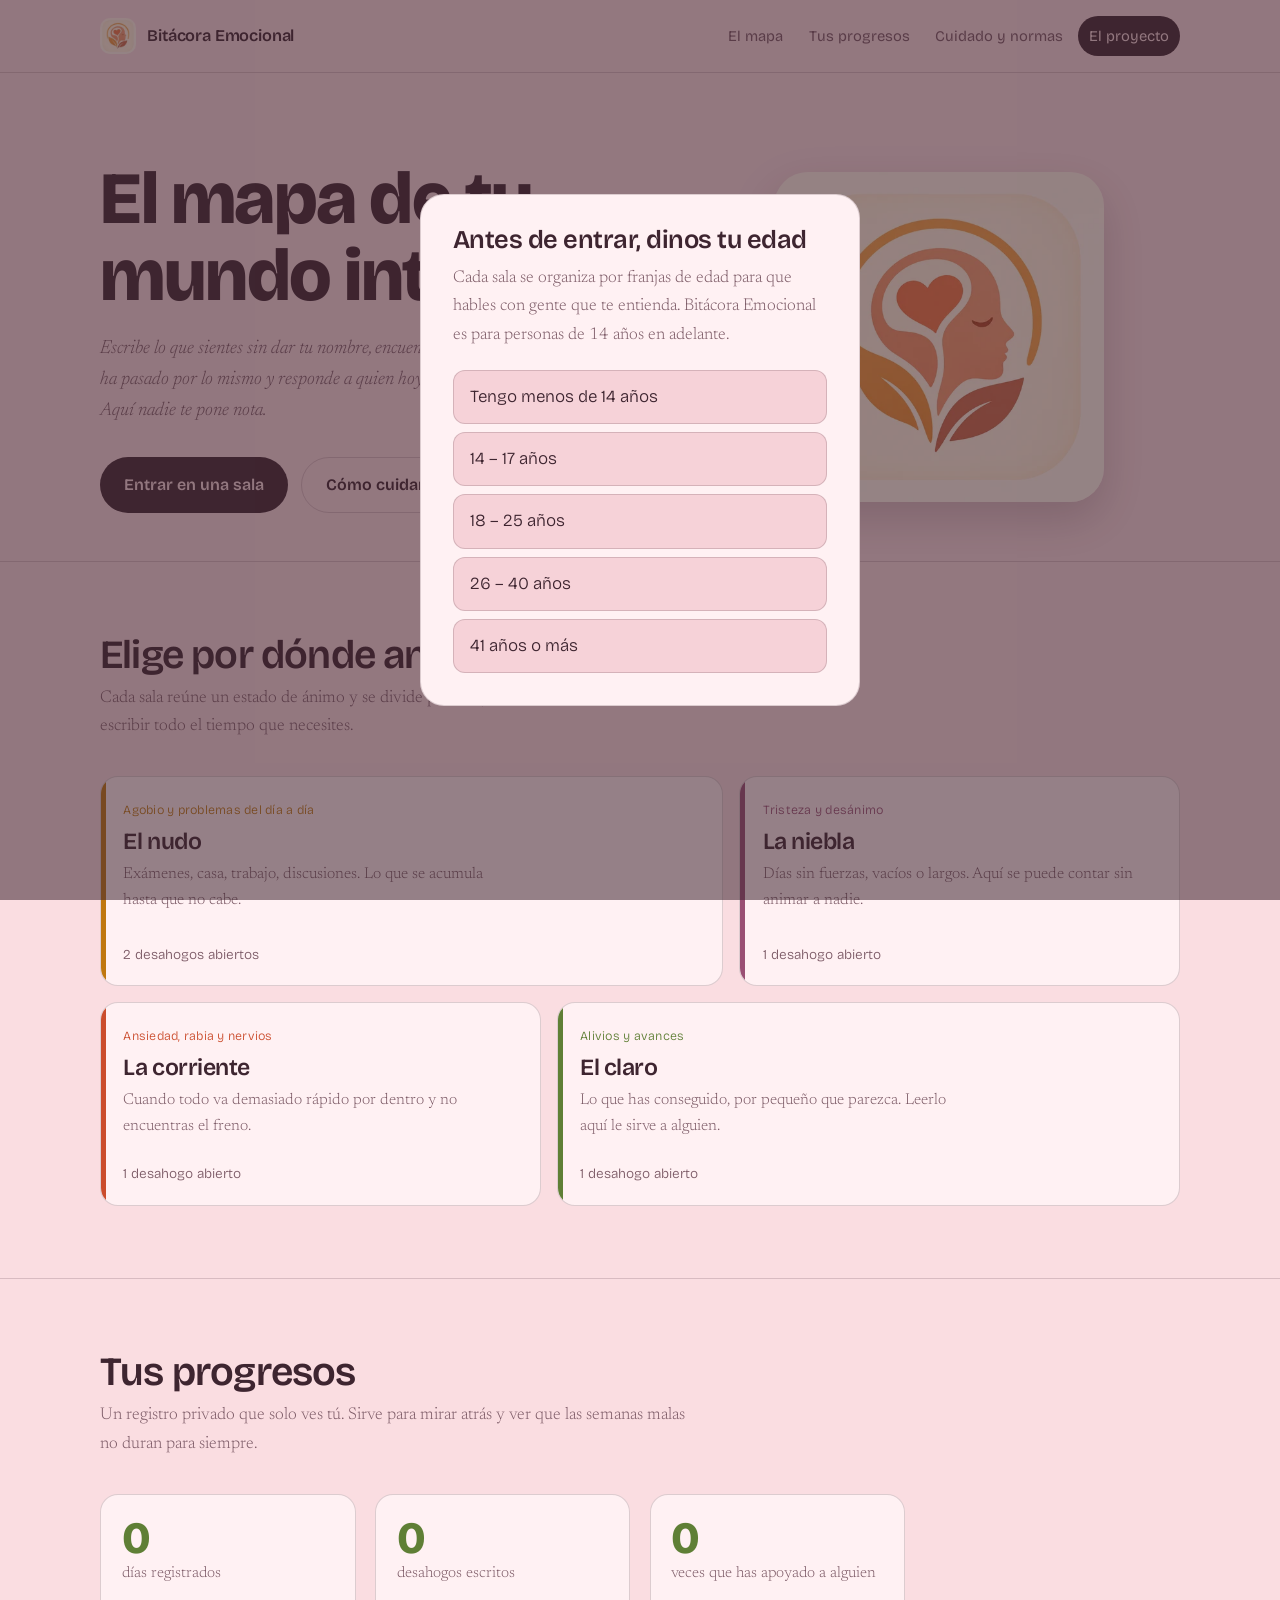
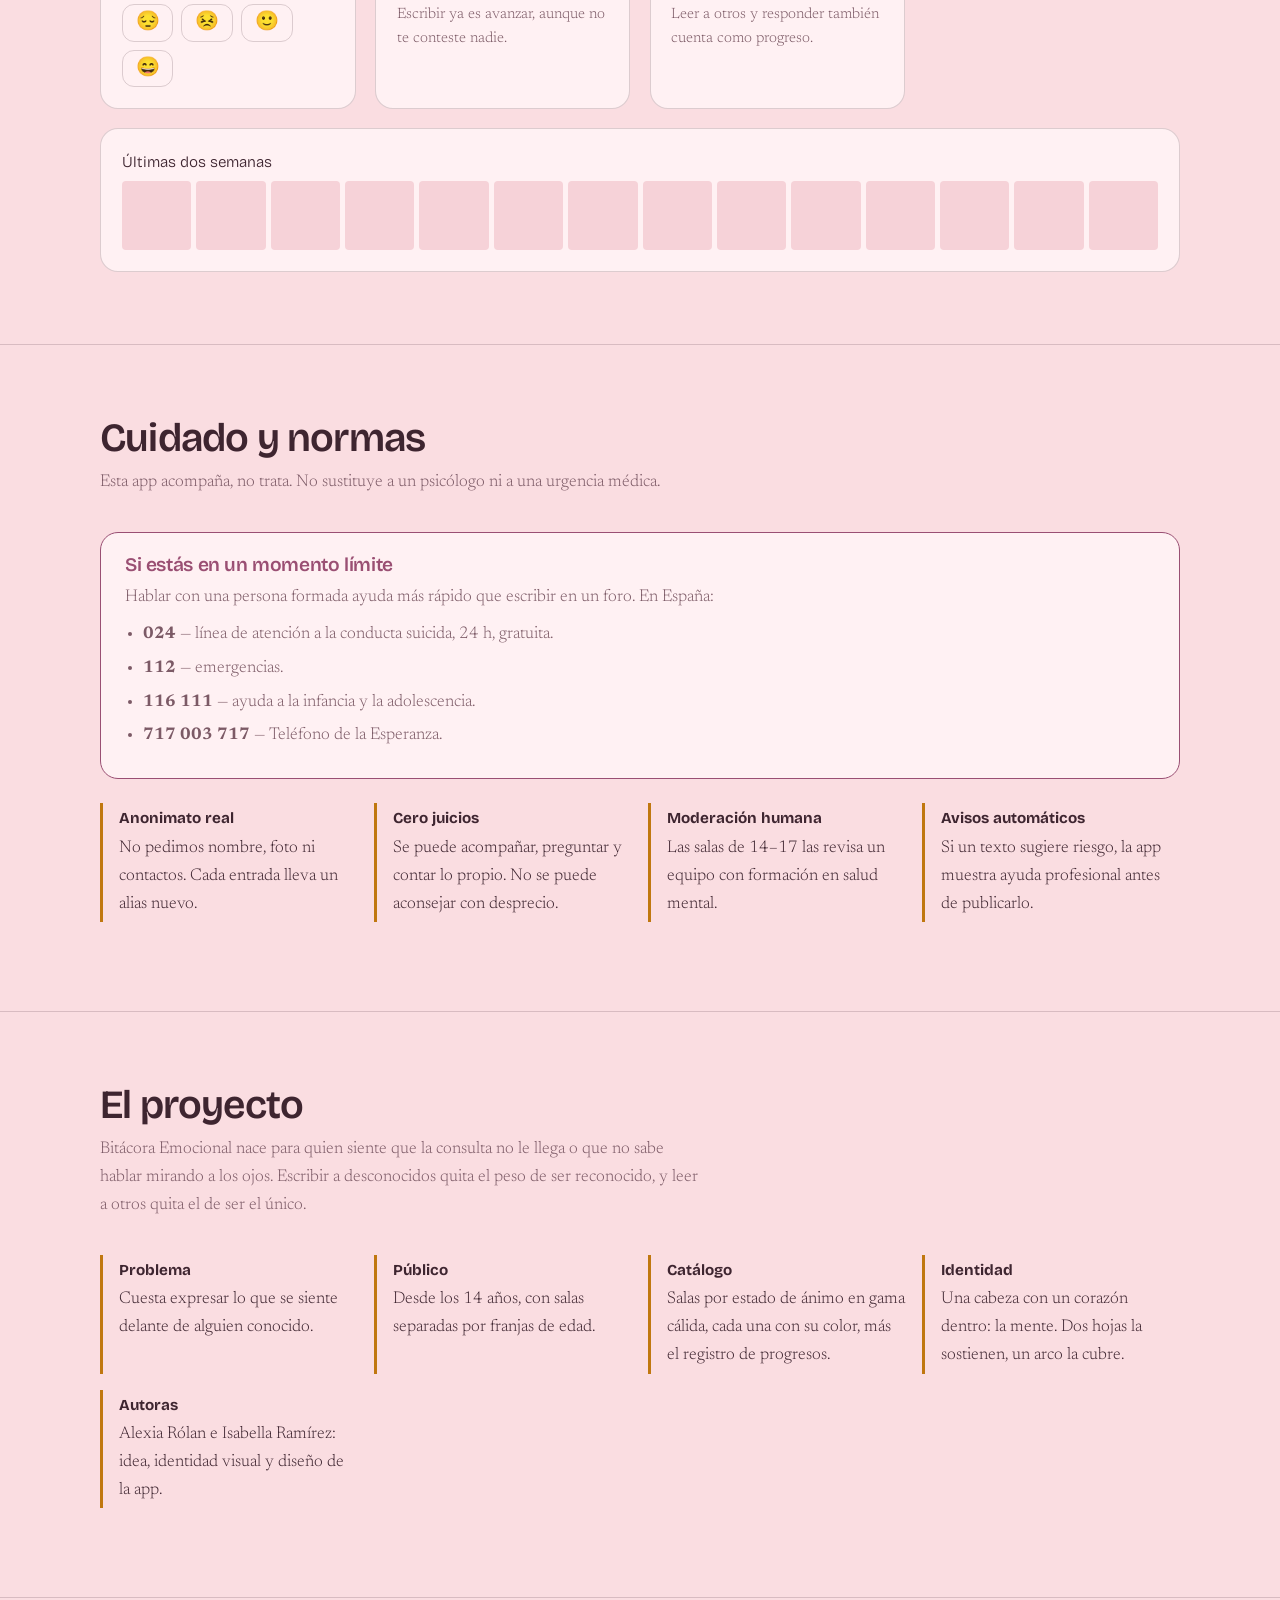
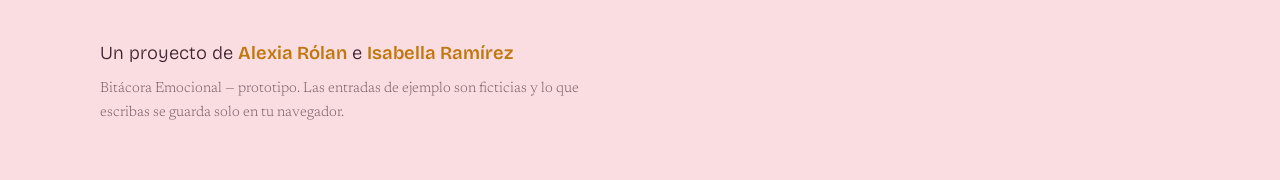
<file: index.html>
<!DOCTYPE html>
<html lang="es">
<head>
<meta charset="UTF-8">
<meta name="viewport" content="width=device-width, initial-scale=1, viewport-fit=cover">
<title>Bitácora Emocional — El mapa de tu mundo interior</title>
<link rel="preconnect" href="https://fonts.googleapis.com">
<link rel="preconnect" href="https://fonts.gstatic.com" crossorigin>
<link href="https://fonts.googleapis.com/css2?family=Bricolage+Grotesque:opsz,wght@12..96,400;12..96,600;12..96,800&family=Newsreader:ital,opsz,wght@0,6..72,300;0,6..72,400;0,6..72,500;1,6..72,300&display=swap" rel="stylesheet">
<link rel="stylesheet" href="estilos.css">
</head>
<body>

<!-- ====== PUERTA DE EDAD ====== -->
<div class="puerta" id="puerta" role="dialog" aria-modal="true" aria-labelledby="puerta-titulo">
  <div class="puerta-caja">
    <h2 id="puerta-titulo">Antes de entrar, dinos tu edad</h2>
    <p>Cada sala se organiza por franjas de edad para que hables con gente que te entienda. Bitácora Emocional es para personas de 14 años en adelante.</p>
    <div class="opciones-edad">
      <button data-edad="menor">Tengo menos de 14 años</button>
      <button data-edad="14-17">14 – 17 años</button>
      <button data-edad="18-25">18 – 25 años</button>
      <button data-edad="26-40">26 – 40 años</button>
      <button data-edad="41+">41 años o más</button>
    </div>
    <p class="aviso-menor" id="aviso-menor">Aún no puedes usar la app. Si lo estás pasando mal, habla con alguien de confianza o llama al 116 111, la línea de ayuda a la infancia y la adolescencia (gratuita y anónima).</p>
  </div>
</div>

<!-- ====== BARRA ====== -->
<header class="barra">
  <div class="envoltura barra-int">
    <div class="marca">
      <img class="marca-logo" src="img/logo-72.webp" alt="">
      Bitácora Emocional
    </div>
    <nav class="menu" aria-label="Secciones">
      <button data-ir="mapa" aria-current="true">El mapa</button>
      <button data-ir="progresos">Tus progresos</button>
      <button data-ir="cuidado">Cuidado y normas</button>
      <button data-ir="proyecto">El proyecto</button>
    </nav>
  </div>
</header>

<main>
<!-- ====== PORTADA ====== -->
<div class="portada">
  <div class="envoltura portada-rejilla">
    <div>
      <h1>El mapa de tu mundo interior</h1>
      <p class="lema">Escribe lo que sientes sin dar tu nombre, encuentra a gente que ha pasado por lo mismo y responde a quien hoy no puede solo. Aquí nadie te pone nota.</p>
      <div class="acciones">
        <button class="boton" data-ir="mapa">Entrar en una sala</button>
        <button class="boton hueco" data-ir="cuidado">Cómo cuidamos este sitio</button>
      </div>
    </div>
    <div class="emblema">
      <img class="emblema-logo" src="img/logo-512.webp" alt="Logo de Bitácora Emocional: una cabeza de perfil con un corazón dentro, sostenida por dos hojas y coronada por un arco">
    </div>
  </div>
</div>

<!-- ====== EL MAPA ====== -->
<section class="bloque" id="mapa">
  <div class="envoltura">
    <div id="vista-mapa">
      <h2 class="titulo-bloque">Elige por dónde andas hoy</h2>
      <p class="entrada-bloque">Cada sala reúne un estado de ánimo y se divide por franjas de edad. Puedes leer sin escribir todo el tiempo que necesites.</p>
      <div class="mapa" id="rejilla-mapa"></div>
    </div>

    <!-- salas generadas por JS -->
    <div id="salas"></div>
  </div>
</section>

<!-- ====== PROGRESOS ====== -->
<section class="bloque" id="progresos">
  <div class="envoltura">
    <h2 class="titulo-bloque">Tus progresos</h2>
    <p class="entrada-bloque">Un registro privado que solo ves tú. Sirve para mirar atrás y ver que las semanas malas no duran para siempre.</p>
    <div class="panel-progreso">
      <div class="tarjeta-progreso">
        <span class="cifra" id="cifra-dias">0</span>
        <span>días registrados</span>
        <div class="registro-animo" id="registro-animo" role="group" aria-label="Registrar cómo estás hoy">
          <button data-animo="1" title="Muy bajo" aria-label="Muy bajo">😔</button>
          <button data-animo="2" title="Revuelto" aria-label="Revuelto">😣</button>
          <button data-animo="3" title="Normal" aria-label="Normal">🙂</button>
          <button data-animo="4" title="Bien" aria-label="Bien">😄</button>
        </div>
      </div>
      <div class="tarjeta-progreso">
        <span class="cifra" id="cifra-entradas">0</span>
        <span>desahogos escritos</span>
        <p style="margin:.9rem 0 0;color:var(--papel-suave);font-size:.93rem">Escribir ya es avanzar, aunque no te conteste nadie.</p>
      </div>
      <div class="tarjeta-progreso">
        <span class="cifra" id="cifra-apoyos">0</span>
        <span>veces que has apoyado a alguien</span>
        <p style="margin:.9rem 0 0;color:var(--papel-suave);font-size:.93rem">Leer a otros y responder también cuenta como progreso.</p>
      </div>
      <div class="tarjeta-progreso" style="grid-column:1/-1">
        <p style="margin:0 0 .3rem;font-family:'Bricolage Grotesque',sans-serif;font-size:.95rem">Últimas dos semanas</p>
        <div class="rejilla-dias" id="rejilla-dias" aria-hidden="true"></div>
      </div>
    </div>
  </div>
</section>

<!-- ====== CUIDADO ====== -->
<section class="bloque" id="cuidado">
  <div class="envoltura">
    <h2 class="titulo-bloque">Cuidado y normas</h2>
    <p class="entrada-bloque">Esta app acompaña, no trata. No sustituye a un psicólogo ni a una urgencia médica.</p>
    <div class="cuidado">
      <h3>Si estás en un momento límite</h3>
      <p style="margin:0;color:var(--papel-suave)">Hablar con una persona formada ayuda más rápido que escribir en un foro. En España:</p>
      <ul>
        <li><b>024</b> — línea de atención a la conducta suicida, 24 h, gratuita.</li>
        <li><b>112</b> — emergencias.</li>
        <li><b>116 111</b> — ayuda a la infancia y la adolescencia.</li>
        <li><b>717 003 717</b> — Teléfono de la Esperanza.</li>
      </ul>
    </div>
    <ul class="normas">
      <li><b>Anonimato real</b>No pedimos nombre, foto ni contactos. Cada entrada lleva un alias nuevo.</li>
      <li><b>Cero juicios</b>Se puede acompañar, preguntar y contar lo propio. No se puede aconsejar con desprecio.</li>
      <li><b>Moderación humana</b>Las salas de 14–17 las revisa un equipo con formación en salud mental.</li>
      <li><b>Avisos automáticos</b>Si un texto sugiere riesgo, la app muestra ayuda profesional antes de publicarlo.</li>
    </ul>
  </div>
</section>

<!-- ====== PROYECTO ====== -->
<section class="bloque" id="proyecto">
  <div class="envoltura">
    <h2 class="titulo-bloque">El proyecto</h2>
    <p class="entrada-bloque">Bitácora Emocional nace para quien siente que la consulta no le llega o que no sabe hablar mirando a los ojos. Escribir a desconocidos quita el peso de ser reconocido, y leer a otros quita el de ser el único.</p>
    <ul class="normas">
      <li><b>Problema</b>Cuesta expresar lo que se siente delante de alguien conocido.</li>
      <li><b>Público</b>Desde los 14 años, con salas separadas por franjas de edad.</li>
      <li><b>Catálogo</b>Salas por estado de ánimo en gama cálida, cada una con su color, más el registro de progresos.</li>
      <li><b>Identidad</b>Una cabeza con un corazón dentro: la mente. Dos hojas la sostienen, un arco la cubre.</li>
      <li><b>Autoras</b>Alexia Rólan e Isabella Ramírez: idea, identidad visual y diseño de la app.</li>
    </ul>
  </div>
</section>
</main>

<footer>
  <div class="envoltura pie-int">
    <p class="creditos">Un proyecto de <b>Alexia Rólan</b> e <b>Isabella Ramírez</b></p>
    <p class="nota-pie">Bitácora Emocional — prototipo. Las entradas de ejemplo son ficticias y lo que escribas se guarda solo en tu navegador.</p>
  </div>
</footer>

<script src="app.js" defer></script>
</body>
</html>
</file>
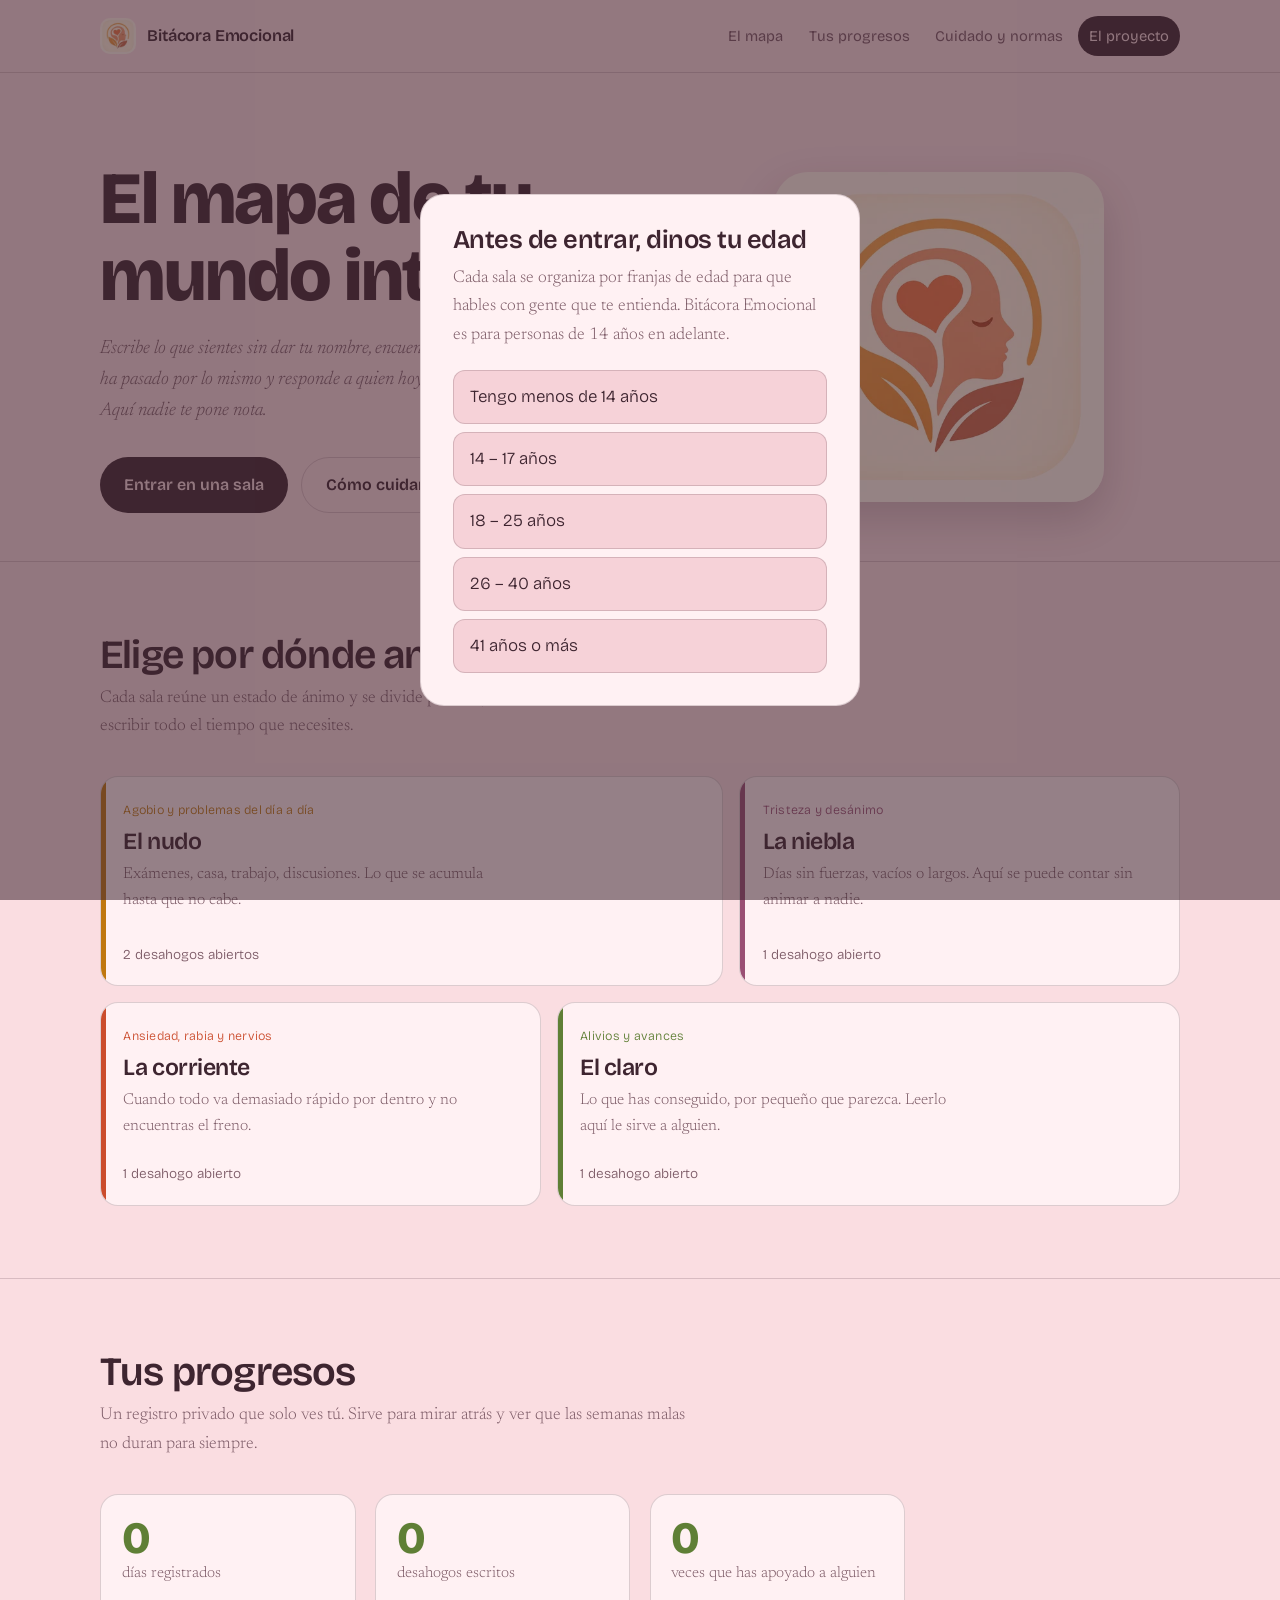
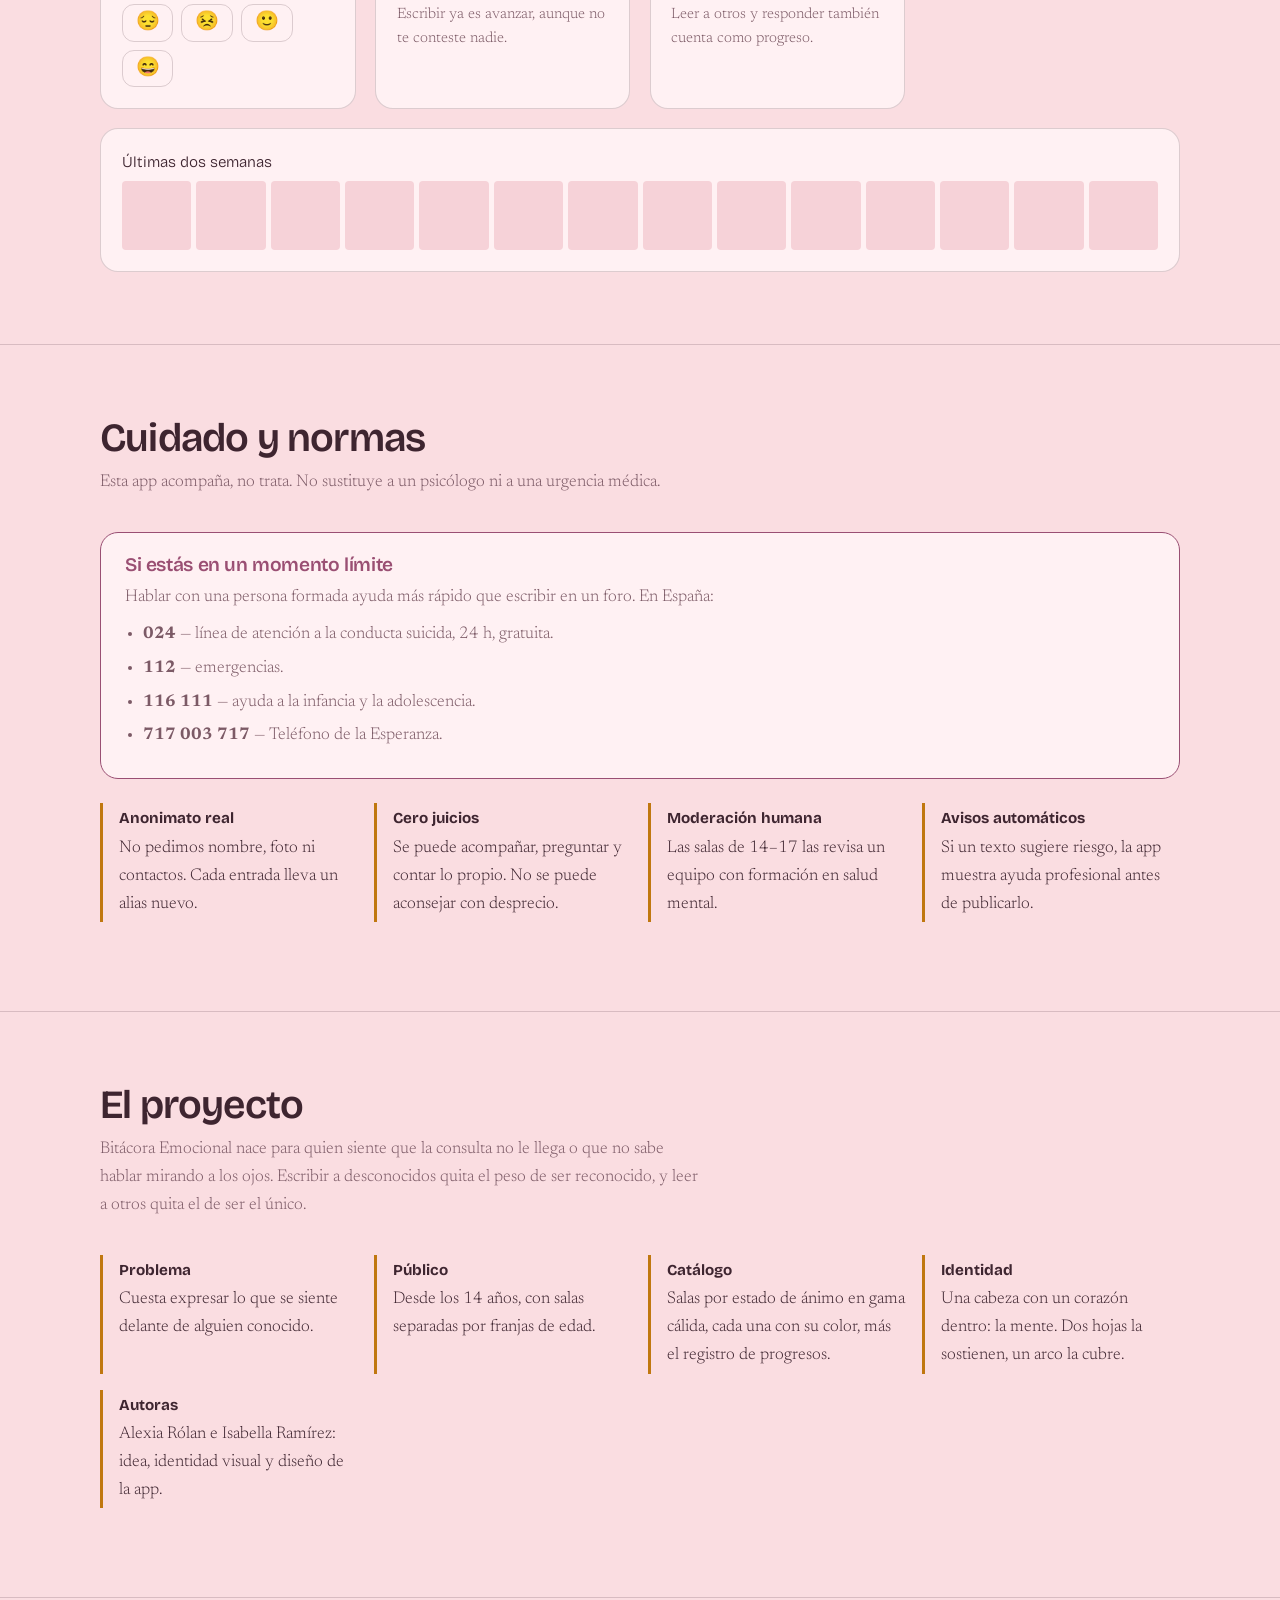
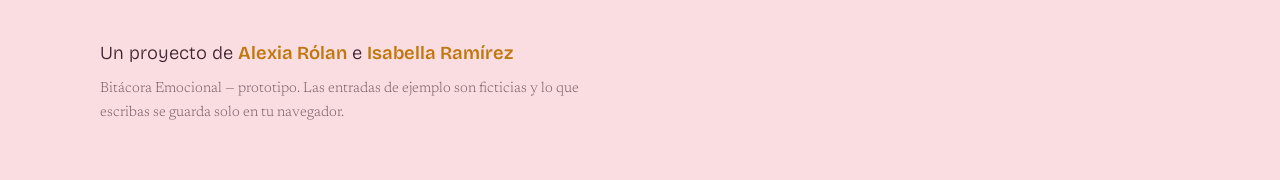
<file: Bitácora Emocional — El mapa de tu mundo interior.html>
<!DOCTYPE html>
<html lang="es">
<head>
<meta charset="UTF-8">
<meta name="viewport" content="width=device-width, initial-scale=1, viewport-fit=cover">
<title>Bitácora Emocional — El mapa de tu mundo interior</title>
<link rel="preconnect" href="https://fonts.googleapis.com">
<link rel="preconnect" href="https://fonts.gstatic.com" crossorigin>
<link href="https://fonts.googleapis.com/css2?family=Bricolage+Grotesque:opsz,wght@12..96,400;12..96,600;12..96,800&family=Newsreader:ital,opsz,wght@0,6..72,300;0,6..72,400;0,6..72,500;1,6..72,300&display=swap" rel="stylesheet">
<style>
  :root{
    color-scheme: light;
    --tinta:#FADDE1;
    --tinta-2:#FFF1F3;
    --tinta-3:#F6D2D8;
    --papel:#3E2530;
    --papel-suave:#7C5A66;
    --sobre:#FFF7F8;
    --nudo:#C0770F;
    --niebla:#9A4F73;
    --corriente:#CB4C2C;
    --claro:#5F7F35;
    --borde:rgba(62,37,48,.18);
    --radio:18px;
    box-sizing:border-box;
    padding-top: env(safe-area-inset-top, 0px);
    padding-bottom: env(safe-area-inset-bottom, 0px);
  }
  *,*::before,*::after{box-sizing:border-box}
  html{scroll-padding-top: calc(72px + env(safe-area-inset-top, 0px)); -webkit-text-size-adjust:100%}
  body{
    margin:0;
    background:var(--tinta);
    color:var(--papel);
    font-family:"Newsreader",Georgia,serif;
    font-size:17px;
    line-height:1.65;
    font-weight:300;
  }
  h1,h2,h3,.sans{font-family:"Bricolage Grotesque","Segoe UI",system-ui,sans-serif;font-weight:600;line-height:1.05;letter-spacing:-.02em}
  a{color:inherit}
  button{font:inherit;cursor:pointer}
  :focus-visible{outline:2.5px solid var(--nudo);outline-offset:3px;border-radius:6px}
  .envoltura{width:min(1080px,100% - 2.4rem);margin-inline:auto}

  /* ---------- barra superior ---------- */
  header.barra{
    position:sticky;top:0;z-index:40;
    background:rgba(250,221,225,.92);
    backdrop-filter:blur(10px);
    border-bottom:1px solid var(--borde);
    padding-top: env(safe-area-inset-top, 0px);
  }
  .barra-int{display:flex;align-items:center;gap:1rem;height:72px}
  .marca{display:flex;align-items:center;gap:.7rem;font-family:"Bricolage Grotesque",sans-serif;font-weight:600;font-size:1.02rem;letter-spacing:-.01em}
  .marca-logo{width:36px;height:36px;flex:none;border-radius:10px;display:block}
  nav.menu{margin-left:auto;display:flex;gap:.2rem;flex-wrap:wrap}
  nav.menu button{
    background:none;border:0;color:var(--papel-suave);
    font-family:"Bricolage Grotesque",sans-serif;font-size:.92rem;font-weight:400;
    padding:.5rem .7rem;border-radius:999px;transition:color .18s,background .18s;
  }
  nav.menu button:hover{color:var(--papel);background:var(--tinta-3)}
  nav.menu button[aria-current="true"]{color:var(--tinta);background:var(--papel)}

  /* ---------- portada ---------- */
  .portada{padding:clamp(2.5rem,7vw,5.5rem) 0 3rem;position:relative;overflow:hidden}
  .portada-rejilla{display:grid;grid-template-columns:1.05fr .95fr;gap:clamp(1.5rem,5vw,4rem);align-items:center}
  .portada h1{font-size:clamp(2.6rem,7.5vw,4.6rem);font-weight:800;margin:0 0 1.1rem;max-width:12ch}
  .lema{font-size:1.18rem;max-width:44ch;color:var(--papel-suave);margin:0 0 1.9rem;font-style:italic}
  .acciones{display:flex;gap:.8rem;flex-wrap:wrap}
  .boton{
    font-family:"Bricolage Grotesque",sans-serif;font-weight:600;font-size:1rem;
    background:var(--papel);color:var(--tinta);border:0;
    padding:.85rem 1.5rem;border-radius:999px;transition:transform .15s,box-shadow .15s;
  }
  .boton:hover{transform:translateY(-2px);box-shadow:0 10px 24px rgba(62,37,48,.18)}
  .boton.hueco{background:none;color:var(--papel);border:1px solid var(--borde)}
  .boton.hueco:hover{border-color:var(--papel)}

  /* logo grande animado */
  .emblema{display:flex;justify-content:center}
  .emblema-logo{
    width:min(330px,78vw);height:auto;display:block;
    border-radius:34px;
    box-shadow:0 18px 44px rgba(62,37,48,.22);
    animation:asomar 1.1s .15s cubic-bezier(.2,.7,.3,1) both;
  }
  @keyframes asomar{from{opacity:0;transform:scale(.94) translateY(14px)}to{opacity:1;transform:none}}
  @media (prefers-reduced-motion:reduce){
    .emblema-logo{animation:none}
    .boton:hover{transform:none}
  }

  /* ---------- secciones generales ---------- */
  section.bloque{padding:clamp(2.5rem,6vw,4.5rem) 0;border-top:1px solid var(--borde)}
  .titulo-bloque{font-size:clamp(1.7rem,4vw,2.5rem);margin:0 0 .6rem}
  .entrada-bloque{color:var(--papel-suave);max-width:60ch;margin:0 0 2.2rem}

  /* ---------- el mapa (secciones de ánimo) ---------- */
  .mapa{display:grid;grid-template-columns:repeat(12,1fr);gap:1rem}
  .region{
    position:relative;border:1px solid var(--borde);border-radius:var(--radio);
    background:var(--tinta-2);color:var(--papel);text-align:left;
    padding:1.4rem 1.4rem 1.2rem;display:flex;flex-direction:column;gap:.55rem;
    transition:border-color .2s,background .2s;overflow:hidden;
  }
  .region:hover,.region:focus-visible{border-color:var(--tono);background:var(--tinta-3)}
  .region::before{content:"";position:absolute;inset:0 auto 0 0;width:5px;background:var(--tono)}
  .region h3{font-size:1.45rem;margin:0}
  .region .estado{font-family:"Bricolage Grotesque",sans-serif;font-size:.78rem;color:var(--tono);letter-spacing:.02em}
  .region p{margin:0;color:var(--papel-suave);font-size:.98rem;max-width:42ch}
  .region .pie{margin-top:auto;padding-top:.9rem;font-family:"Bricolage Grotesque",sans-serif;font-size:.85rem;color:var(--papel-suave)}
  .r-nudo{grid-column:span 7;--tono:var(--nudo);min-height:210px}
  .r-niebla{grid-column:span 5;--tono:var(--niebla);min-height:210px}
  .r-corriente{grid-column:span 5;--tono:var(--corriente);min-height:190px}
  .r-claro{grid-column:span 7;--tono:var(--claro);min-height:190px}

  /* ---------- sala (feed) ---------- */
  .sala{display:none}
  .sala.activa{display:block}
  .sala-cabecera{display:flex;align-items:flex-start;gap:1rem;flex-wrap:wrap;margin-bottom:1.6rem}
  .sala-cabecera h2{font-size:clamp(1.8rem,4.5vw,2.6rem);margin:0;color:var(--tono)}
  .volver{background:none;border:1px solid var(--borde);color:var(--papel-suave);border-radius:999px;padding:.45rem 1rem;font-family:"Bricolage Grotesque",sans-serif;font-size:.85rem}
  .volver:hover{color:var(--papel);border-color:var(--papel)}
  .filtros{display:flex;gap:.45rem;flex-wrap:wrap;margin-bottom:1.5rem}
  .chip{
    background:none;border:1px solid var(--borde);color:var(--papel-suave);
    border-radius:999px;padding:.35rem .9rem;font-family:"Bricolage Grotesque",sans-serif;font-size:.85rem;
  }
  .chip[aria-pressed="true"]{background:var(--tono);border-color:var(--tono);color:var(--sobre);font-weight:600}

  .compositor{background:var(--tinta-2);border:1px solid var(--borde);border-radius:var(--radio);padding:1.2rem;margin-bottom:2rem}
  .compositor textarea{
    width:100%;min-height:110px;resize:vertical;background:transparent;border:0;
    color:var(--papel);font-family:"Newsreader",serif;font-size:1.05rem;line-height:1.6;
  }
  .compositor textarea:focus{outline:none}
  .compositor-pie{display:flex;align-items:center;gap:.8rem;flex-wrap:wrap;border-top:1px solid var(--borde);padding-top:.9rem;margin-top:.5rem}
  select{
    background:var(--tinta-3);color:var(--papel);border:1px solid var(--borde);
    border-radius:999px;padding:.45rem .9rem;font-family:"Bricolage Grotesque",sans-serif;font-size:.85rem;
  }
  .contador{font-family:"Bricolage Grotesque",sans-serif;font-size:.8rem;color:var(--papel-suave);margin-left:auto}
  .contador.pasado{color:var(--corriente)}
  .publicar{background:var(--tono);color:var(--sobre);border:0;border-radius:999px;padding:.6rem 1.4rem;font-family:"Bricolage Grotesque",sans-serif;font-weight:600}
  .publicar[disabled]{opacity:.45;cursor:not-allowed}

  .entradas{display:flex;flex-direction:column;gap:1rem;list-style:none;padding:0;margin:0}
  .entrada{border:1px solid var(--borde);border-radius:var(--radio);padding:1.15rem 1.25rem;background:var(--tinta-2)}
  .entrada.mia{border-color:var(--tono)}
  .entrada-meta{display:flex;gap:.6rem;align-items:center;font-family:"Bricolage Grotesque",sans-serif;font-size:.78rem;color:var(--papel-suave);margin-bottom:.5rem}
  .avatar{width:26px;height:26px;border-radius:50%;background:var(--tinta-3);display:grid;place-items:center;font-size:.85rem;flex:none}
  .entrada p{margin:0 0 .9rem;white-space:pre-wrap}
  .apoyos{display:flex;gap:.45rem;flex-wrap:wrap}
  .apoyo{
    background:none;border:1px solid var(--borde);color:var(--papel-suave);border-radius:999px;
    padding:.3rem .8rem;font-family:"Bricolage Grotesque",sans-serif;font-size:.8rem;transition:border-color .18s,color .18s;
  }
  .apoyo:hover{color:var(--papel);border-color:var(--papel-suave)}
  .apoyo[aria-pressed="true"]{color:var(--tono);border-color:var(--tono)}
  .vacio{border:1px dashed var(--borde);border-radius:var(--radio);padding:2rem 1.4rem;text-align:center;color:var(--papel-suave)}

  /* ---------- progresos ---------- */
  .panel-progreso{display:grid;grid-template-columns:repeat(auto-fit,minmax(240px,1fr));gap:1.2rem}
  .tarjeta-progreso{border:1px solid var(--borde);border-radius:var(--radio);padding:1.3rem;background:var(--tinta-2)}
  .cifra{font-family:"Bricolage Grotesque",sans-serif;font-weight:800;font-size:2.8rem;line-height:1;color:var(--claro);display:block}
  .cifra + span{font-size:.95rem;color:var(--papel-suave)}
  .rejilla-dias{display:grid;grid-template-columns:repeat(14,1fr);gap:5px;margin-top:.4rem}
  .dia{aspect-ratio:1;border-radius:4px;background:var(--tinta-3);border:0;padding:0}
  .dia[data-animo="1"]{background:var(--niebla)}
  .dia[data-animo="2"]{background:var(--corriente)}
  .dia[data-animo="3"]{background:var(--nudo)}
  .dia[data-animo="4"]{background:var(--claro)}
  .registro-animo{display:flex;gap:.5rem;flex-wrap:wrap;margin-top:1rem}
  .registro-animo button{border:1px solid var(--borde);background:none;color:var(--papel);border-radius:12px;padding:.5rem .8rem;font-size:1.2rem;line-height:1}
  .registro-animo button:hover{border-color:var(--claro)}

  /* ---------- cuidado / ayuda ---------- */
  .cuidado{background:var(--tinta-2);border:1px solid var(--niebla);border-radius:var(--radio);padding:1.4rem 1.5rem}
  .cuidado h3{margin:0 0 .5rem;font-size:1.2rem;color:var(--niebla)}
  .cuidado ul{margin:.6rem 0 0;padding-left:1.1rem;color:var(--papel-suave)}
  .cuidado li{margin-bottom:.35rem}
  .normas{display:grid;grid-template-columns:repeat(auto-fit,minmax(220px,1fr));gap:1rem;margin-top:1.5rem;list-style:none;padding:0}
  .normas li{border-left:3px solid var(--nudo);padding:.2rem 0 .2rem 1rem}
  .normas b{font-family:"Bricolage Grotesque",sans-serif;display:block;font-size:.95rem;margin-bottom:.2rem}

  /* ---------- pie ---------- */
  footer{border-top:1px solid var(--borde);padding:2.5rem 0 3.5rem;color:var(--papel-suave);font-size:.9rem}
  .pie-int{display:flex;flex-direction:column;gap:.5rem}
  .creditos{margin:0;font-family:"Bricolage Grotesque",sans-serif;font-size:1.15rem;color:var(--papel)}
  .creditos b{font-weight:600;color:var(--nudo)}
  .nota-pie{margin:0;max-width:62ch}

  /* ---------- puerta de edad ---------- */
  .puerta{position:fixed;inset:0;z-index:90;background:rgba(62,37,48,.55);display:grid;place-items:center;padding:1.5rem}
  .puerta[hidden]{display:none}
  .puerta-caja{max-width:440px;background:var(--tinta-2);border:1px solid var(--borde);border-radius:24px;padding:2rem}
  .puerta-caja h2{margin:0 0 .7rem;font-size:1.6rem}
  .puerta-caja p{color:var(--papel-suave);margin:0 0 1.3rem}
  .opciones-edad{display:grid;gap:.5rem}
  .opciones-edad button{width:100%;text-align:left;background:var(--tinta-3);border:1px solid var(--borde);color:var(--papel);border-radius:12px;padding:.75rem 1rem;font-family:"Bricolage Grotesque",sans-serif}
  .opciones-edad button:hover{border-color:var(--nudo)}
  .aviso-menor{margin-top:1rem;font-size:.85rem;color:var(--papel-suave);display:none}
  .aviso-menor.visible{display:block}

  .oculto{display:none !important}
  @media (max-width:860px){
    .portada-rejilla{grid-template-columns:1fr;text-align:left}
    .emblema{order:-1}
    .mapa{grid-template-columns:1fr}
    .r-nudo,.r-niebla,.r-corriente,.r-claro{grid-column:span 1;min-height:0}
    .rejilla-dias{grid-template-columns:repeat(7,1fr)}
  }
</style>
</head>
<body>

<!-- ====== PUERTA DE EDAD ====== -->
<div class="puerta" id="puerta" role="dialog" aria-modal="true" aria-labelledby="puerta-titulo">
  <div class="puerta-caja">
    <h2 id="puerta-titulo">Antes de entrar, dinos tu edad</h2>
    <p>Cada sala se organiza por franjas de edad para que hables con gente que te entienda. Bitácora Emocional es para personas de 14 años en adelante.</p>
    <div class="opciones-edad">
      <button data-edad="menor">Tengo menos de 14 años</button>
      <button data-edad="14-17">14 – 17 años</button>
      <button data-edad="18-25">18 – 25 años</button>
      <button data-edad="26-40">26 – 40 años</button>
      <button data-edad="41+">41 años o más</button>
    </div>
    <p class="aviso-menor" id="aviso-menor">Aún no puedes usar la app. Si lo estás pasando mal, habla con alguien de confianza o llama al 116 111, la línea de ayuda a la infancia y la adolescencia (gratuita y anónima).</p>
  </div>
</div>

<!-- ====== BARRA ====== -->
<header class="barra">
  <div class="envoltura barra-int">
    <div class="marca">
      <img class="marca-logo" src="[data-uri]" alt="">
      Bitácora Emocional
    </div>
    <nav class="menu" aria-label="Secciones">
      <button data-ir="mapa" aria-current="true">El mapa</button>
      <button data-ir="progresos">Tus progresos</button>
      <button data-ir="cuidado">Cuidado y normas</button>
      <button data-ir="proyecto">El proyecto</button>
    </nav>
  </div>
</header>

<main>
<!-- ====== PORTADA ====== -->
<div class="portada">
  <div class="envoltura portada-rejilla">
    <div>
      <h1>El mapa de tu mundo interior</h1>
      <p class="lema">Escribe lo que sientes sin dar tu nombre, encuentra a gente que ha pasado por lo mismo y responde a quien hoy no puede solo. Aquí nadie te pone nota.</p>
      <div class="acciones">
        <button class="boton" data-ir="mapa">Entrar en una sala</button>
        <button class="boton hueco" data-ir="cuidado">Cómo cuidamos este sitio</button>
      </div>
    </div>
    <div class="emblema">
      <img class="emblema-logo" src="[data-uri]" alt="Logo de Bitácora Emocional: una cabeza de perfil con un corazón dentro, sostenida por dos hojas y coronada por un arco">
    </div>
  </div>
</div>

<!-- ====== EL MAPA ====== -->
<section class="bloque" id="mapa">
  <div class="envoltura">
    <div id="vista-mapa">
      <h2 class="titulo-bloque">Elige por dónde andas hoy</h2>
      <p class="entrada-bloque">Cada sala reúne un estado de ánimo y se divide por franjas de edad. Puedes leer sin escribir todo el tiempo que necesites.</p>
      <div class="mapa" id="rejilla-mapa"></div>
    </div>

    <!-- salas generadas por JS -->
    <div id="salas"></div>
  </div>
</section>

<!-- ====== PROGRESOS ====== -->
<section class="bloque" id="progresos">
  <div class="envoltura">
    <h2 class="titulo-bloque">Tus progresos</h2>
    <p class="entrada-bloque">Un registro privado que solo ves tú. Sirve para mirar atrás y ver que las semanas malas no duran para siempre.</p>
    <div class="panel-progreso">
      <div class="tarjeta-progreso">
        <span class="cifra" id="cifra-dias">0</span>
        <span>días registrados</span>
        <div class="registro-animo" id="registro-animo" role="group" aria-label="Registrar cómo estás hoy">
          <button data-animo="1" title="Muy bajo" aria-label="Muy bajo">😔</button>
          <button data-animo="2" title="Revuelto" aria-label="Revuelto">😣</button>
          <button data-animo="3" title="Normal" aria-label="Normal">🙂</button>
          <button data-animo="4" title="Bien" aria-label="Bien">😄</button>
        </div>
      </div>
      <div class="tarjeta-progreso">
        <span class="cifra" id="cifra-entradas">0</span>
        <span>desahogos escritos</span>
        <p style="margin:.9rem 0 0;color:var(--papel-suave);font-size:.93rem">Escribir ya es avanzar, aunque no te conteste nadie.</p>
      </div>
      <div class="tarjeta-progreso">
        <span class="cifra" id="cifra-apoyos">0</span>
        <span>veces que has apoyado a alguien</span>
        <p style="margin:.9rem 0 0;color:var(--papel-suave);font-size:.93rem">Leer a otros y responder también cuenta como progreso.</p>
      </div>
      <div class="tarjeta-progreso" style="grid-column:1/-1">
        <p style="margin:0 0 .3rem;font-family:'Bricolage Grotesque',sans-serif;font-size:.95rem">Últimas dos semanas</p>
        <div class="rejilla-dias" id="rejilla-dias" aria-hidden="true"></div>
      </div>
    </div>
  </div>
</section>

<!-- ====== CUIDADO ====== -->
<section class="bloque" id="cuidado">
  <div class="envoltura">
    <h2 class="titulo-bloque">Cuidado y normas</h2>
    <p class="entrada-bloque">Esta app acompaña, no trata. No sustituye a un psicólogo ni a una urgencia médica.</p>
    <div class="cuidado">
      <h3>Si estás en un momento límite</h3>
      <p style="margin:0;color:var(--papel-suave)">Hablar con una persona formada ayuda más rápido que escribir en un foro. En España:</p>
      <ul>
        <li><b>024</b> — línea de atención a la conducta suicida, 24 h, gratuita.</li>
        <li><b>112</b> — emergencias.</li>
        <li><b>116 111</b> — ayuda a la infancia y la adolescencia.</li>
        <li><b>717 003 717</b> — Teléfono de la Esperanza.</li>
      </ul>
    </div>
    <ul class="normas">
      <li><b>Anonimato real</b>No pedimos nombre, foto ni contactos. Cada entrada lleva un alias nuevo.</li>
      <li><b>Cero juicios</b>Se puede acompañar, preguntar y contar lo propio. No se puede aconsejar con desprecio.</li>
      <li><b>Moderación humana</b>Las salas de 14–17 las revisa un equipo con formación en salud mental.</li>
      <li><b>Avisos automáticos</b>Si un texto sugiere riesgo, la app muestra ayuda profesional antes de publicarlo.</li>
    </ul>
  </div>
</section>

<!-- ====== PROYECTO ====== -->
<section class="bloque" id="proyecto">
  <div class="envoltura">
    <h2 class="titulo-bloque">El proyecto</h2>
    <p class="entrada-bloque">Bitácora Emocional nace para quien siente que la consulta no le llega o que no sabe hablar mirando a los ojos. Escribir a desconocidos quita el peso de ser reconocido, y leer a otros quita el de ser el único.</p>
    <ul class="normas">
      <li><b>Problema</b>Cuesta expresar lo que se siente delante de alguien conocido.</li>
      <li><b>Público</b>Desde los 14 años, con salas separadas por franjas de edad.</li>
      <li><b>Catálogo</b>Salas por estado de ánimo en gama cálida, cada una con su color, más el registro de progresos.</li>
      <li><b>Identidad</b>Una cabeza con un corazón dentro: la mente. Dos hojas la sostienen, un arco la cubre.</li>
      <li><b>Autoras</b>Alexia Rólan e Isabella Ramírez: idea, identidad visual y diseño de la app.</li>
    </ul>
  </div>
</section>
</main>

<footer>
  <div class="envoltura pie-int">
    <p class="creditos">Un proyecto de <b>Alexia Rólan</b> e <b>Isabella Ramírez</b></p>
    <p class="nota-pie">Bitácora Emocional — prototipo. Las entradas de ejemplo son ficticias y lo que escribas se guarda solo en tu navegador.</p>
  </div>
</footer>

<script>
(function(){
  "use strict";

  /* ---------------- datos de las salas ---------------- */
  var SALAS = [
    {
      id:"nudo", nombre:"El nudo", tono:"var(--nudo)", clase:"r-nudo",
      estado:"Agobio y problemas del día a día",
      desc:"Exámenes, casa, trabajo, discusiones. Lo que se acumula hasta que no cabe.",
      invita:"¿Qué se te ha hecho cuesta arriba hoy?"
    },
    {
      id:"niebla", nombre:"La niebla", tono:"var(--niebla)", clase:"r-niebla",
      estado:"Tristeza y desánimo",
      desc:"Días sin fuerzas, vacíos o largos. Aquí se puede contar sin animar a nadie.",
      invita:"¿Cómo es tu niebla estos días?"
    },
    {
      id:"corriente", nombre:"La corriente", tono:"var(--corriente)", clase:"r-corriente",
      estado:"Ansiedad, rabia y nervios",
      desc:"Cuando todo va demasiado rápido por dentro y no encuentras el freno.",
      invita:"¿Qué te está acelerando?"
    },
    {
      id:"claro", nombre:"El claro", tono:"var(--claro)", clase:"r-claro",
      estado:"Alivios y avances",
      desc:"Lo que has conseguido, por pequeño que parezca. Leerlo aquí le sirve a alguien.",
      invita:"¿Qué has logrado, aunque sea mínimo?"
    }
  ];

  var FRANJAS = ["14-17","18-25","26-40","41+"];
  var ALIAS = ["Farola","Caracola","Roble","Aguacero","Mirlo","Duna","Brasa","Quinto piso","Tinta","Cometa","Estepa","Bruma"];
  var APOYOS = ["Te leo","Yo también","Ánimo","Gracias por contarlo"];

  var SEMILLA = {
    nudo:[
      {alias:"Farola",edad:"14-17",texto:"Llevo dos semanas fingiendo que llevo todo al día y hoy me he quedado en el baño del insti hasta que sonó el timbre. No sé por dónde empezar a recuperar.",apoyos:{"Te leo":12,"Yo también":9}},
      {alias:"Roble",edad:"26-40",texto:"Turno doble, casa sin recoger y la sensación de que solo apago fuegos. No busco soluciones, solo decirlo en alto una vez.",apoyos:{"Te leo":7}}
    ],
    niebla:[
      {alias:"Bruma",edad:"18-25",texto:"No estoy triste por algo concreto, es más bien que nada me llama. Me cuesta hasta contestar mensajes de gente que quiero.",apoyos:{"Yo también":15,"Te leo":6}}
    ],
    corriente:[
      {alias:"Cometa",edad:"18-25",texto:"Me despierto con el corazón a mil antes de que suene la alarma. Alguien sabe cómo bajar de ahí sin pasar el día entero pensándolo.",apoyos:{"Te leo":4,"Ánimo":8}}
    ],
    claro:[
      {alias:"Duna",edad:"26-40",texto:"Hoy he salido a andar veinte minutos. Llevaba un mes sin salir más que a trabajar. Parece poco y para mí no lo es.",apoyos:{"Ánimo":21,"Gracias por contarlo":5}}
    ]
  };

  var SENALES = ["no quiero vivir","quitarme la vida","suicid","hacerme daño","desaparecer para siempre","acabar con todo","no aguanto mas","no aguanto más"];

  /* ---------------- estado + almacenamiento ---------------- */
  var estado = {edad:null, salaActual:null, filtro:"todas", entradas:{}, apoyosDados:0, animos:{}};

  function cargar(){
    try{
      var bruto = localStorage.getItem("bitacora_v1");
      if(bruto){ var g = JSON.parse(bruto); estado.edad=g.edad||null; estado.entradas=g.entradas||{}; estado.apoyosDados=g.apoyosDados||0; estado.animos=g.animos||{}; }
    }catch(e){ /* sin almacenamiento: la app funciona igual durante la sesión */ }
  }
  function guardar(){
    try{
      localStorage.setItem("bitacora_v1", JSON.stringify({edad:estado.edad,entradas:estado.entradas,apoyosDados:estado.apoyosDados,animos:estado.animos}));
    }catch(e){}
  }

  function entradasDe(idSala){
    var propias = estado.entradas[idSala] || [];
    return propias.concat(SEMILLA[idSala] || []);
  }

  /* ---------------- puerta de edad ---------------- */
  var puerta = document.getElementById("puerta");
  var avisoMenor = document.getElementById("aviso-menor");

  puerta.addEventListener("click", function(ev){
    var b = ev.target.closest("button[data-edad]");
    if(!b) return;
    var v = b.getAttribute("data-edad");
    if(v === "menor"){ avisoMenor.classList.add("visible"); return; }
    estado.edad = v; estado.filtro = v;
    guardar(); cerrarPuerta();
  });

  function cerrarPuerta(){ puerta.hidden = true; document.body.style.overflow=""; }

  /* ---------------- mapa ---------------- */
  var rejilla = document.getElementById("rejilla-mapa");
  var contSalas = document.getElementById("salas");
  var vistaMapa = document.getElementById("vista-mapa");

  SALAS.forEach(function(s){
    var b = document.createElement("button");
    b.className = "region " + s.clase;
    b.setAttribute("data-sala", s.id);
    b.innerHTML = '<span class="estado">'+s.estado+'</span>'+
                  '<h3>'+s.nombre+'</h3>'+
                  '<p>'+s.desc+'</p>'+
                  '<span class="pie" data-conteo="'+s.id+'"></span>';
    rejilla.appendChild(b);
    contSalas.appendChild(crearSala(s));
  });

  function crearSala(s){
    var d = document.createElement("div");
    d.className = "sala"; d.id = "sala-" + s.id;
    d.style.setProperty("--tono", s.tono);
    var opciones = FRANJAS.map(function(f){ return '<option value="'+f+'">'+f+' años</option>'; }).join("");
    var chips = '<button class="chip" data-filtro="todas">Todas las edades</button>' +
      FRANJAS.map(function(f){ return '<button class="chip" data-filtro="'+f+'">'+f+'</button>'; }).join("");
    d.innerHTML =
      '<div class="sala-cabecera">'+
        '<div><h2>'+s.nombre+'</h2><p style="margin:.3rem 0 0;color:var(--papel-suave)">'+s.estado+'</p></div>'+
        '<button class="volver" style="margin-left:auto">Volver al mapa</button>'+
      '</div>'+
      '<div class="filtros" role="group" aria-label="Filtrar por edad">'+chips+'</div>'+
      '<div class="compositor">'+
        '<label class="sans" style="font-size:.9rem;color:var(--papel-suave);display:block;margin-bottom:.4rem" for="txt-'+s.id+'">'+s.invita+'</label>'+
        '<textarea id="txt-'+s.id+'" maxlength="700" placeholder="Escribe aquí. Nadie sabrá quién eres."></textarea>'+
        '<div class="aviso-riesgo cuidado oculto" style="margin:.8rem 0">'+
          '<h3>Esto suena a que lo estás pasando muy mal</h3>'+
          '<p style="margin:0;color:var(--papel-suave)">Puedes publicarlo igual, pero habla también con alguien ahora: <b>024</b> (atención a la conducta suicida, 24 h) o <b>112</b>.</p>'+
        '</div>'+
        '<div class="compositor-pie">'+
          '<select aria-label="Tu franja de edad">'+opciones+'</select>'+
          '<span class="contador">0/700</span>'+
          '<button class="publicar" disabled>Publicar en anónimo</button>'+
        '</div>'+
      '</div>'+
      '<ul class="entradas"></ul>';

    var area = d.querySelector("textarea");
    var cont = d.querySelector(".contador");
    var btn  = d.querySelector(".publicar");
    var sel  = d.querySelector("select");
    var riesgo = d.querySelector(".aviso-riesgo");

    area.addEventListener("input", function(){
      var n = area.value.length;
      cont.textContent = n + "/700";
      cont.classList.toggle("pasado", n > 650);
      btn.disabled = area.value.trim().length < 3;
      var t = area.value.toLowerCase();
      var alerta = SENALES.some(function(p){ return t.indexOf(p) !== -1; });
      riesgo.classList.toggle("oculto", !alerta);
    });

    btn.addEventListener("click", function(){
      var texto = area.value.trim();
      if(texto.length < 3) return;
      if(!estado.entradas[s.id]) estado.entradas[s.id] = [];
      estado.entradas[s.id].unshift({
        alias: ALIAS[Math.floor(Math.random()*ALIAS.length)],
        edad: sel.value, texto: texto, apoyos:{}, mia:true
      });
      area.value = ""; cont.textContent = "0/700"; btn.disabled = true;
      riesgo.classList.add("oculto");
      guardar(); pintarEntradas(s.id); pintarConteos(); pintarProgreso();
    });

    d.querySelector(".volver").addEventListener("click", irAlMapa);

    d.querySelector(".filtros").addEventListener("click", function(ev){
      var c = ev.target.closest(".chip"); if(!c) return;
      estado.filtro = c.getAttribute("data-filtro");
      pintarEntradas(s.id);
    });

    d.querySelector(".entradas").addEventListener("click", function(ev){
      var a = ev.target.closest(".apoyo"); if(!a) return;
      if(a.getAttribute("aria-pressed") === "true") return;
      a.setAttribute("aria-pressed","true");
      var n = parseInt(a.getAttribute("data-n"),10) + 1;
      a.setAttribute("data-n", n);
      a.querySelector("span").textContent = n;
      estado.apoyosDados++; guardar(); pintarProgreso();
    });

    if(estado.edad) sel.value = estado.edad;
    return d;
  }

  function pintarEntradas(idSala){
    var sala = document.getElementById("sala-"+idSala);
    var lista = sala.querySelector(".entradas");
    var datos = entradasDe(idSala).filter(function(e){
      return estado.filtro === "todas" || e.edad === estado.filtro;
    });

    sala.querySelectorAll(".chip").forEach(function(c){
      c.setAttribute("aria-pressed", String(c.getAttribute("data-filtro") === estado.filtro));
    });

    lista.innerHTML = "";
    if(!datos.length){
      var v = document.createElement("li");
      v.className = "vacio";
      v.textContent = "Todavía no hay nada en esta franja de edad. Puedes ser quien empiece.";
      lista.appendChild(v);
      return;
    }
    datos.forEach(function(e){
      var li = document.createElement("li");
      li.className = "entrada" + (e.mia ? " mia" : "");
      var botones = APOYOS.map(function(p){
        var n = (e.apoyos && e.apoyos[p]) || 0;
        return '<button class="apoyo" data-n="'+n+'" aria-pressed="false">'+p+' <span>'+n+'</span></button>';
      }).join("");
      li.innerHTML =
        '<div class="entrada-meta"><span class="avatar" aria-hidden="true">'+e.alias.charAt(0)+'</span>'+
        e.alias+' · '+e.edad+' años'+(e.mia ? ' · tu entrada' : '')+'</div>'+
        '<p></p><div class="apoyos">'+botones+'</div>';
      li.querySelector("p").textContent = e.texto;
      lista.appendChild(li);
    });
  }

  function pintarConteos(){
    SALAS.forEach(function(s){
      var el = document.querySelector('[data-conteo="'+s.id+'"]');
      var n = entradasDe(s.id).length;
      el.textContent = n === 1 ? "1 desahogo abierto" : n + " desahogos abiertos";
    });
  }

  /* ---------------- navegación ---------------- */
  function abrirSala(id){
    estado.salaActual = id;
    estado.filtro = estado.edad || "todas";
    vistaMapa.classList.add("oculto");
    document.querySelectorAll(".sala").forEach(function(s){ s.classList.remove("activa"); });
    var sala = document.getElementById("sala-"+id);
    sala.classList.add("activa");
    pintarEntradas(id);
    document.getElementById("mapa").scrollIntoView({behavior:"smooth", block:"start"});
    sala.querySelector("h2").setAttribute("tabindex","-1");
    sala.querySelector("h2").focus();
  }
  function irAlMapa(){
    estado.salaActual = null;
    document.querySelectorAll(".sala").forEach(function(s){ s.classList.remove("activa"); });
    vistaMapa.classList.remove("oculto");
    document.getElementById("mapa").scrollIntoView({behavior:"smooth", block:"start"});
  }

  rejilla.addEventListener("click", function(ev){
    var r = ev.target.closest("[data-sala]"); if(!r) return;
    abrirSala(r.getAttribute("data-sala"));
  });

  document.addEventListener("click", function(ev){
    var b = ev.target.closest("[data-ir]"); if(!b) return;
    var destino = b.getAttribute("data-ir");
    if(destino === "mapa" && estado.salaActual) irAlMapa();
    else document.getElementById(destino).scrollIntoView({behavior:"smooth", block:"start"});
  });

  var enlacesMenu = Array.prototype.slice.call(document.querySelectorAll("nav.menu button"));
  var observador = new IntersectionObserver(function(ent){
    ent.forEach(function(e){
      if(!e.isIntersecting) return;
      enlacesMenu.forEach(function(b){
        b.setAttribute("aria-current", String(b.getAttribute("data-ir") === e.target.id));
      });
    });
  }, {rootMargin:"-45% 0px -50% 0px"});
  ["mapa","progresos","cuidado","proyecto"].forEach(function(id){ observador.observe(document.getElementById(id)); });

  /* ---------------- progresos ---------------- */
  var rejillaDias = document.getElementById("rejilla-dias");
  var registro = document.getElementById("registro-animo");

  function hoyClave(){ return new Date().toISOString().slice(0,10); }
  function claveHace(n){ var d = new Date(); d.setDate(d.getDate()-n); return d.toISOString().slice(0,10); }

  registro.addEventListener("click", function(ev){
    var b = ev.target.closest("button[data-animo]"); if(!b) return;
    estado.animos[hoyClave()] = b.getAttribute("data-animo");
    guardar(); pintarProgreso();
  });

  function pintarProgreso(){
    var dias = Object.keys(estado.animos).length;
    var escritas = Object.keys(estado.entradas).reduce(function(a,k){ return a + estado.entradas[k].length; },0);
    document.getElementById("cifra-dias").textContent = dias;
    document.getElementById("cifra-entradas").textContent = escritas;
    document.getElementById("cifra-apoyos").textContent = estado.apoyosDados;

    rejillaDias.innerHTML = "";
    for(var i=13;i>=0;i--){
      var c = document.createElement("div");
      c.className = "dia";
      var v = estado.animos[claveHace(i)];
      if(v) c.setAttribute("data-animo", v);
      rejillaDias.appendChild(c);
    }
  }

  /* ---------------- arranque ---------------- */
  cargar();
  if(estado.edad){ cerrarPuerta(); } else { document.body.style.overflow = "hidden"; }
  pintarConteos();
  pintarProgreso();
})();
</script>
</body>
</html>
</file>
<file: estilos.css>
:root{
    color-scheme: light;
    --tinta:#FADDE1;
    --tinta-2:#FFF1F3;
    --tinta-3:#F6D2D8;
    --papel:#3E2530;
    --papel-suave:#7C5A66;
    --sobre:#FFF7F8;
    --nudo:#C0770F;
    --niebla:#9A4F73;
    --corriente:#CB4C2C;
    --claro:#5F7F35;
    --borde:rgba(62,37,48,.18);
    --radio:18px;
    box-sizing:border-box;
    padding-top: env(safe-area-inset-top, 0px);
    padding-bottom: env(safe-area-inset-bottom, 0px);
  }
  *,*::before,*::after{box-sizing:border-box}
  html{scroll-padding-top: calc(72px + env(safe-area-inset-top, 0px)); -webkit-text-size-adjust:100%}
  body{
    margin:0;
    background:var(--tinta);
    color:var(--papel);
    font-family:"Newsreader",Georgia,serif;
    font-size:17px;
    line-height:1.65;
    font-weight:300;
  }
  h1,h2,h3,.sans{font-family:"Bricolage Grotesque","Segoe UI",system-ui,sans-serif;font-weight:600;line-height:1.05;letter-spacing:-.02em}
  a{color:inherit}
  button{font:inherit;cursor:pointer}
  :focus-visible{outline:2.5px solid var(--nudo);outline-offset:3px;border-radius:6px}
  .envoltura{width:min(1080px,100% - 2.4rem);margin-inline:auto}

  /* ---------- barra superior ---------- */
  header.barra{
    position:sticky;top:0;z-index:40;
    background:rgba(250,221,225,.92);
    backdrop-filter:blur(10px);
    border-bottom:1px solid var(--borde);
    padding-top: env(safe-area-inset-top, 0px);
  }
  .barra-int{display:flex;align-items:center;gap:1rem;height:72px}
  .marca{display:flex;align-items:center;gap:.7rem;font-family:"Bricolage Grotesque",sans-serif;font-weight:600;font-size:1.02rem;letter-spacing:-.01em}
  .marca-logo{width:36px;height:36px;flex:none;border-radius:10px;display:block}
  nav.menu{margin-left:auto;display:flex;gap:.2rem;flex-wrap:wrap}
  nav.menu button{
    background:none;border:0;color:var(--papel-suave);
    font-family:"Bricolage Grotesque",sans-serif;font-size:.92rem;font-weight:400;
    padding:.5rem .7rem;border-radius:999px;transition:color .18s,background .18s;
  }
  nav.menu button:hover{color:var(--papel);background:var(--tinta-3)}
  nav.menu button[aria-current="true"]{color:var(--tinta);background:var(--papel)}

  /* ---------- portada ---------- */
  .portada{padding:clamp(2.5rem,7vw,5.5rem) 0 3rem;position:relative;overflow:hidden}
  .portada-rejilla{display:grid;grid-template-columns:1.05fr .95fr;gap:clamp(1.5rem,5vw,4rem);align-items:center}
  .portada h1{font-size:clamp(2.6rem,7.5vw,4.6rem);font-weight:800;margin:0 0 1.1rem;max-width:12ch}
  .lema{font-size:1.18rem;max-width:44ch;color:var(--papel-suave);margin:0 0 1.9rem;font-style:italic}
  .acciones{display:flex;gap:.8rem;flex-wrap:wrap}
  .boton{
    font-family:"Bricolage Grotesque",sans-serif;font-weight:600;font-size:1rem;
    background:var(--papel);color:var(--tinta);border:0;
    padding:.85rem 1.5rem;border-radius:999px;transition:transform .15s,box-shadow .15s;
  }
  .boton:hover{transform:translateY(-2px);box-shadow:0 10px 24px rgba(62,37,48,.18)}
  .boton.hueco{background:none;color:var(--papel);border:1px solid var(--borde)}
  .boton.hueco:hover{border-color:var(--papel)}

  /* logo grande animado */
  .emblema{display:flex;justify-content:center}
  .emblema-logo{
    width:min(330px,78vw);height:auto;display:block;
    border-radius:34px;
    box-shadow:0 18px 44px rgba(62,37,48,.22);
    animation:asomar 1.1s .15s cubic-bezier(.2,.7,.3,1) both;
  }
  @keyframes asomar{from{opacity:0;transform:scale(.94) translateY(14px)}to{opacity:1;transform:none}}
  @media (prefers-reduced-motion:reduce){
    .emblema-logo{animation:none}
    .boton:hover{transform:none}
  }

  /* ---------- secciones generales ---------- */
  section.bloque{padding:clamp(2.5rem,6vw,4.5rem) 0;border-top:1px solid var(--borde)}
  .titulo-bloque{font-size:clamp(1.7rem,4vw,2.5rem);margin:0 0 .6rem}
  .entrada-bloque{color:var(--papel-suave);max-width:60ch;margin:0 0 2.2rem}

  /* ---------- el mapa (secciones de ánimo) ---------- */
  .mapa{display:grid;grid-template-columns:repeat(12,1fr);gap:1rem}
  .region{
    position:relative;border:1px solid var(--borde);border-radius:var(--radio);
    background:var(--tinta-2);color:var(--papel);text-align:left;
    padding:1.4rem 1.4rem 1.2rem;display:flex;flex-direction:column;gap:.55rem;
    transition:border-color .2s,background .2s;overflow:hidden;
  }
  .region:hover,.region:focus-visible{border-color:var(--tono);background:var(--tinta-3)}
  .region::before{content:"";position:absolute;inset:0 auto 0 0;width:5px;background:var(--tono)}
  .region h3{font-size:1.45rem;margin:0}
  .region .estado{font-family:"Bricolage Grotesque",sans-serif;font-size:.78rem;color:var(--tono);letter-spacing:.02em}
  .region p{margin:0;color:var(--papel-suave);font-size:.98rem;max-width:42ch}
  .region .pie{margin-top:auto;padding-top:.9rem;font-family:"Bricolage Grotesque",sans-serif;font-size:.85rem;color:var(--papel-suave)}
  .r-nudo{grid-column:span 7;--tono:var(--nudo);min-height:210px}
  .r-niebla{grid-column:span 5;--tono:var(--niebla);min-height:210px}
  .r-corriente{grid-column:span 5;--tono:var(--corriente);min-height:190px}
  .r-claro{grid-column:span 7;--tono:var(--claro);min-height:190px}

  /* ---------- sala (feed) ---------- */
  .sala{display:none}
  .sala.activa{display:block}
  .sala-cabecera{display:flex;align-items:flex-start;gap:1rem;flex-wrap:wrap;margin-bottom:1.6rem}
  .sala-cabecera h2{font-size:clamp(1.8rem,4.5vw,2.6rem);margin:0;color:var(--tono)}
  .volver{background:none;border:1px solid var(--borde);color:var(--papel-suave);border-radius:999px;padding:.45rem 1rem;font-family:"Bricolage Grotesque",sans-serif;font-size:.85rem}
  .volver:hover{color:var(--papel);border-color:var(--papel)}
  .filtros{display:flex;gap:.45rem;flex-wrap:wrap;margin-bottom:1.5rem}
  .chip{
    background:none;border:1px solid var(--borde);color:var(--papel-suave);
    border-radius:999px;padding:.35rem .9rem;font-family:"Bricolage Grotesque",sans-serif;font-size:.85rem;
  }
  .chip[aria-pressed="true"]{background:var(--tono);border-color:var(--tono);color:var(--sobre);font-weight:600}

  .compositor{background:var(--tinta-2);border:1px solid var(--borde);border-radius:var(--radio);padding:1.2rem;margin-bottom:2rem}
  .compositor textarea{
    width:100%;min-height:110px;resize:vertical;background:transparent;border:0;
    color:var(--papel);font-family:"Newsreader",serif;font-size:1.05rem;line-height:1.6;
  }
  .compositor textarea:focus{outline:none}
  .compositor-pie{display:flex;align-items:center;gap:.8rem;flex-wrap:wrap;border-top:1px solid var(--borde);padding-top:.9rem;margin-top:.5rem}
  select{
    background:var(--tinta-3);color:var(--papel);border:1px solid var(--borde);
    border-radius:999px;padding:.45rem .9rem;font-family:"Bricolage Grotesque",sans-serif;font-size:.85rem;
  }
  .contador{font-family:"Bricolage Grotesque",sans-serif;font-size:.8rem;color:var(--papel-suave);margin-left:auto}
  .contador.pasado{color:var(--corriente)}
  .publicar{background:var(--tono);color:var(--sobre);border:0;border-radius:999px;padding:.6rem 1.4rem;font-family:"Bricolage Grotesque",sans-serif;font-weight:600}
  .publicar[disabled]{opacity:.45;cursor:not-allowed}

  .entradas{display:flex;flex-direction:column;gap:1rem;list-style:none;padding:0;margin:0}
  .entrada{border:1px solid var(--borde);border-radius:var(--radio);padding:1.15rem 1.25rem;background:var(--tinta-2)}
  .entrada.mia{border-color:var(--tono)}
  .entrada-meta{display:flex;gap:.6rem;align-items:center;font-family:"Bricolage Grotesque",sans-serif;font-size:.78rem;color:var(--papel-suave);margin-bottom:.5rem}
  .avatar{width:26px;height:26px;border-radius:50%;background:var(--tinta-3);display:grid;place-items:center;font-size:.85rem;flex:none}
  .entrada p{margin:0 0 .9rem;white-space:pre-wrap}
  .apoyos{display:flex;gap:.45rem;flex-wrap:wrap}
  .apoyo{
    background:none;border:1px solid var(--borde);color:var(--papel-suave);border-radius:999px;
    padding:.3rem .8rem;font-family:"Bricolage Grotesque",sans-serif;font-size:.8rem;transition:border-color .18s,color .18s;
  }
  .apoyo:hover{color:var(--papel);border-color:var(--papel-suave)}
  .apoyo[aria-pressed="true"]{color:var(--tono);border-color:var(--tono)}
  .vacio{border:1px dashed var(--borde);border-radius:var(--radio);padding:2rem 1.4rem;text-align:center;color:var(--papel-suave)}

  /* ---------- progresos ---------- */
  .panel-progreso{display:grid;grid-template-columns:repeat(auto-fit,minmax(240px,1fr));gap:1.2rem}
  .tarjeta-progreso{border:1px solid var(--borde);border-radius:var(--radio);padding:1.3rem;background:var(--tinta-2)}
  .cifra{font-family:"Bricolage Grotesque",sans-serif;font-weight:800;font-size:2.8rem;line-height:1;color:var(--claro);display:block}
  .cifra + span{font-size:.95rem;color:var(--papel-suave)}
  .rejilla-dias{display:grid;grid-template-columns:repeat(14,1fr);gap:5px;margin-top:.4rem}
  .dia{aspect-ratio:1;border-radius:4px;background:var(--tinta-3);border:0;padding:0}
  .dia[data-animo="1"]{background:var(--niebla)}
  .dia[data-animo="2"]{background:var(--corriente)}
  .dia[data-animo="3"]{background:var(--nudo)}
  .dia[data-animo="4"]{background:var(--claro)}
  .registro-animo{display:flex;gap:.5rem;flex-wrap:wrap;margin-top:1rem}
  .registro-animo button{border:1px solid var(--borde);background:none;color:var(--papel);border-radius:12px;padding:.5rem .8rem;font-size:1.2rem;line-height:1}
  .registro-animo button:hover{border-color:var(--claro)}

  /* ---------- cuidado / ayuda ---------- */
  .cuidado{background:var(--tinta-2);border:1px solid var(--niebla);border-radius:var(--radio);padding:1.4rem 1.5rem}
  .cuidado h3{margin:0 0 .5rem;font-size:1.2rem;color:var(--niebla)}
  .cuidado ul{margin:.6rem 0 0;padding-left:1.1rem;color:var(--papel-suave)}
  .cuidado li{margin-bottom:.35rem}
  .normas{display:grid;grid-template-columns:repeat(auto-fit,minmax(220px,1fr));gap:1rem;margin-top:1.5rem;list-style:none;padding:0}
  .normas li{border-left:3px solid var(--nudo);padding:.2rem 0 .2rem 1rem}
  .normas b{font-family:"Bricolage Grotesque",sans-serif;display:block;font-size:.95rem;margin-bottom:.2rem}

  /* ---------- pie ---------- */
  footer{border-top:1px solid var(--borde);padding:2.5rem 0 3.5rem;color:var(--papel-suave);font-size:.9rem}
  .pie-int{display:flex;flex-direction:column;gap:.5rem}
  .creditos{margin:0;font-family:"Bricolage Grotesque",sans-serif;font-size:1.15rem;color:var(--papel)}
  .creditos b{font-weight:600;color:var(--nudo)}
  .nota-pie{margin:0;max-width:62ch}

  /* ---------- puerta de edad ---------- */
  .puerta{position:fixed;inset:0;z-index:90;background:rgba(62,37,48,.55);display:grid;place-items:center;padding:1.5rem}
  .puerta[hidden]{display:none}
  .puerta-caja{max-width:440px;background:var(--tinta-2);border:1px solid var(--borde);border-radius:24px;padding:2rem}
  .puerta-caja h2{margin:0 0 .7rem;font-size:1.6rem}
  .puerta-caja p{color:var(--papel-suave);margin:0 0 1.3rem}
  .opciones-edad{display:grid;gap:.5rem}
  .opciones-edad button{width:100%;text-align:left;background:var(--tinta-3);border:1px solid var(--borde);color:var(--papel);border-radius:12px;padding:.75rem 1rem;font-family:"Bricolage Grotesque",sans-serif}
  .opciones-edad button:hover{border-color:var(--nudo)}
  .aviso-menor{margin-top:1rem;font-size:.85rem;color:var(--papel-suave);display:none}
  .aviso-menor.visible{display:block}

  .oculto{display:none !important}
  @media (max-width:860px){
    .portada-rejilla{grid-template-columns:1fr;text-align:left}
    .emblema{order:-1}
    .mapa{grid-template-columns:1fr}
    .r-nudo,.r-niebla,.r-corriente,.r-claro{grid-column:span 1;min-height:0}
    .rejilla-dias{grid-template-columns:repeat(7,1fr)}
  }
</file>
